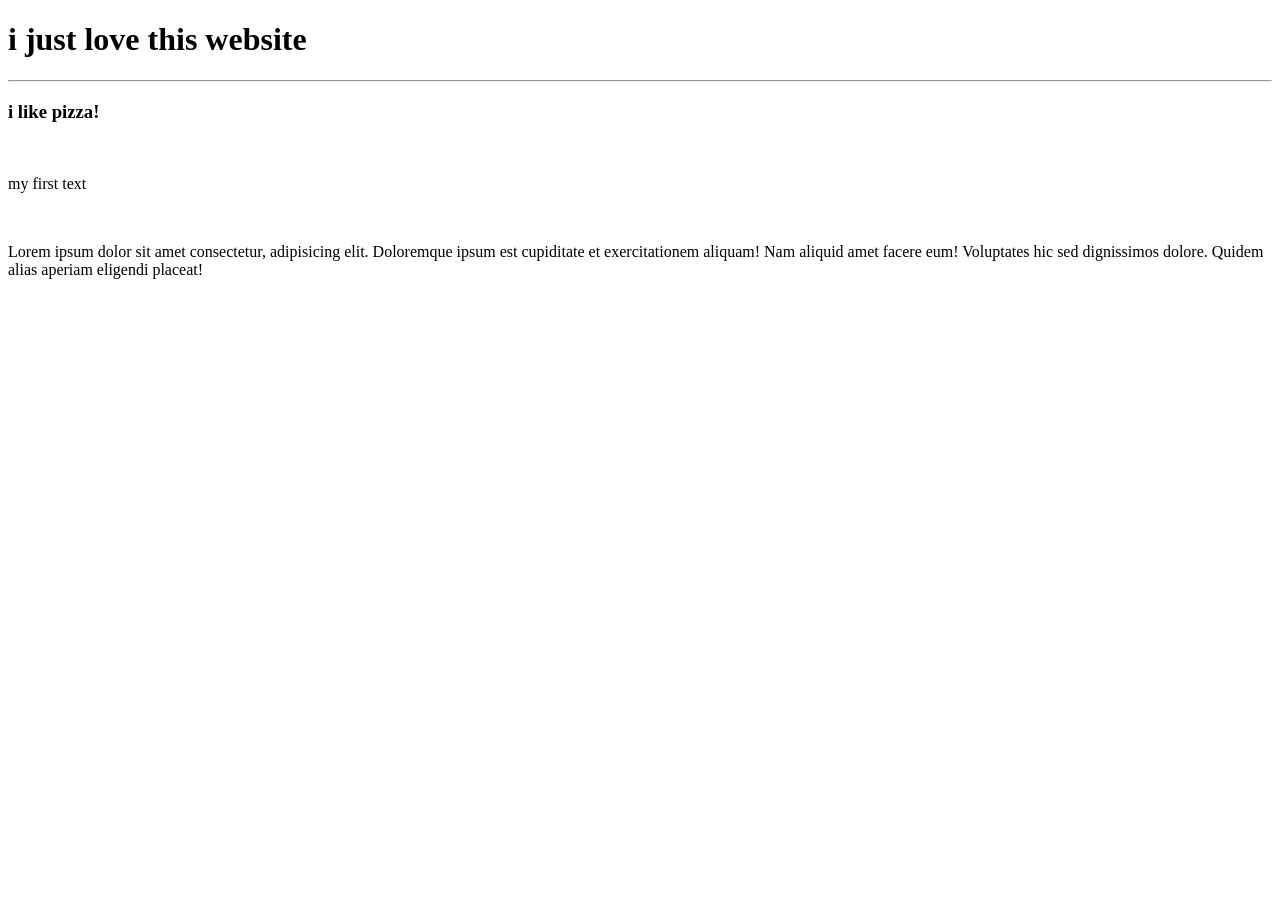
<file: index.html>
<!DOCTYPE html>

<html>

<head>
<title>my first website</title>
<h1>i just love this website</h1>
<hr>
    <body>
       <h3>i like pizza!</h3>
       <br>
       <p>my first text</p>
       <br>
       <p>Lorem ipsum dolor sit amet consectetur, adipisicing elit. Doloremque ipsum est cupiditate et exercitationem aliquam! Nam aliquid amet facere eum! Voluptates hic sed dignissimos dolore. Quidem alias aperiam eligendi placeat!</p>


    </body>
</head>

</html>
</file>
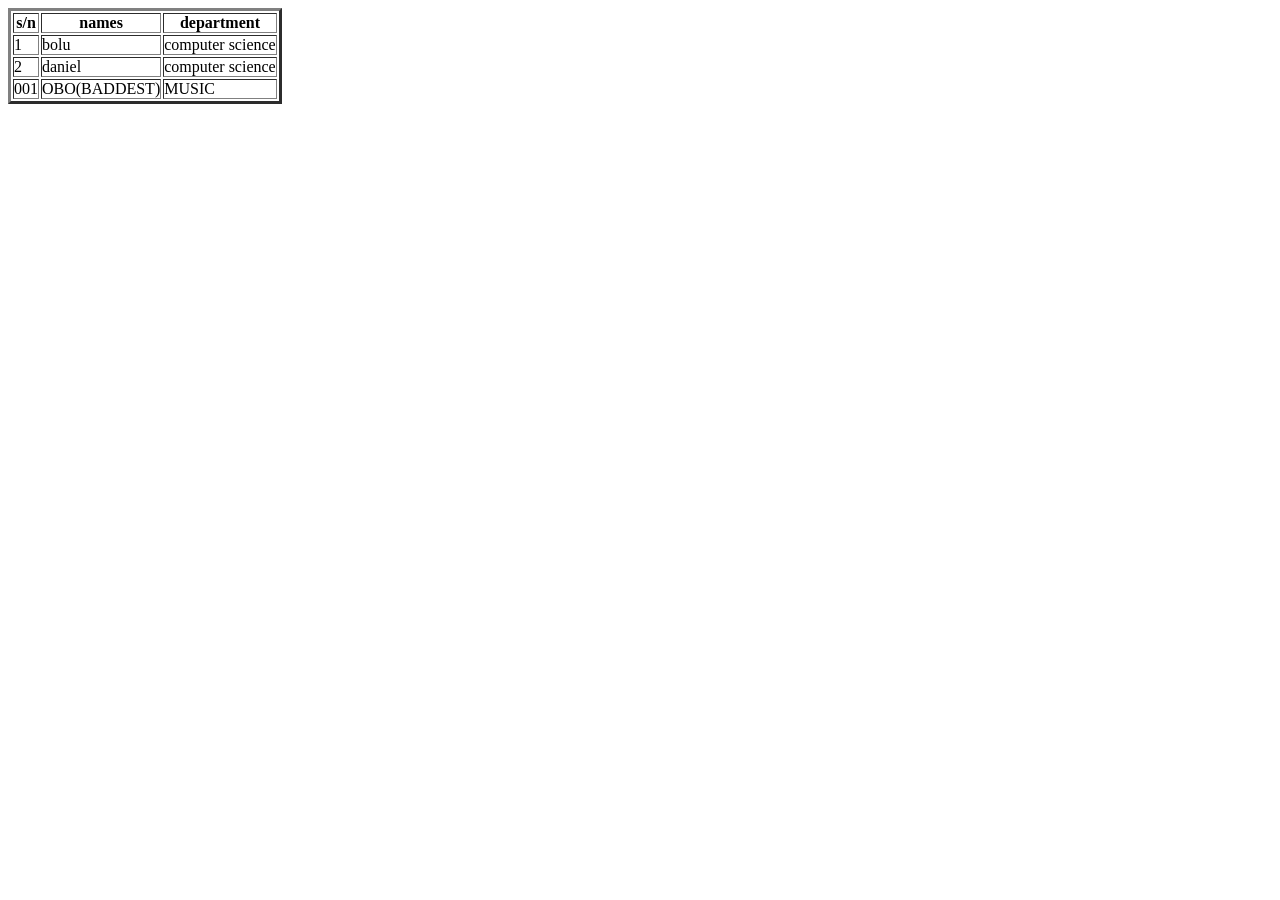
<file: assignment.htm>
<!DOCTYPE html>
<html lang="en">
<head>
    <meta charset="UTF-8">
    <meta name="viewport" content="width=device-width, initial-scale=1.0">
    <title>Document</title>
</head>
<body>
   <table border="3" cellpadding="0" cellspacing >
    <tr>
        <th> s/n</th>
         <th>names</th>
         <th>department</th>

    </tr>

  
         <td>1</td>
    <td>bolu</td>
    <td>computer science</td>
   <tr>
    <td>2</td>
    <td>daniel</td>
    <td>computer science</td>
   </tr>

   <tr>
    <td>001</td>
    <td>OBO(BADDEST)</td>
    <TD>MUSIC </TD>
   </tr>
   
    <t
   </table>
</body>
</html>
</file>
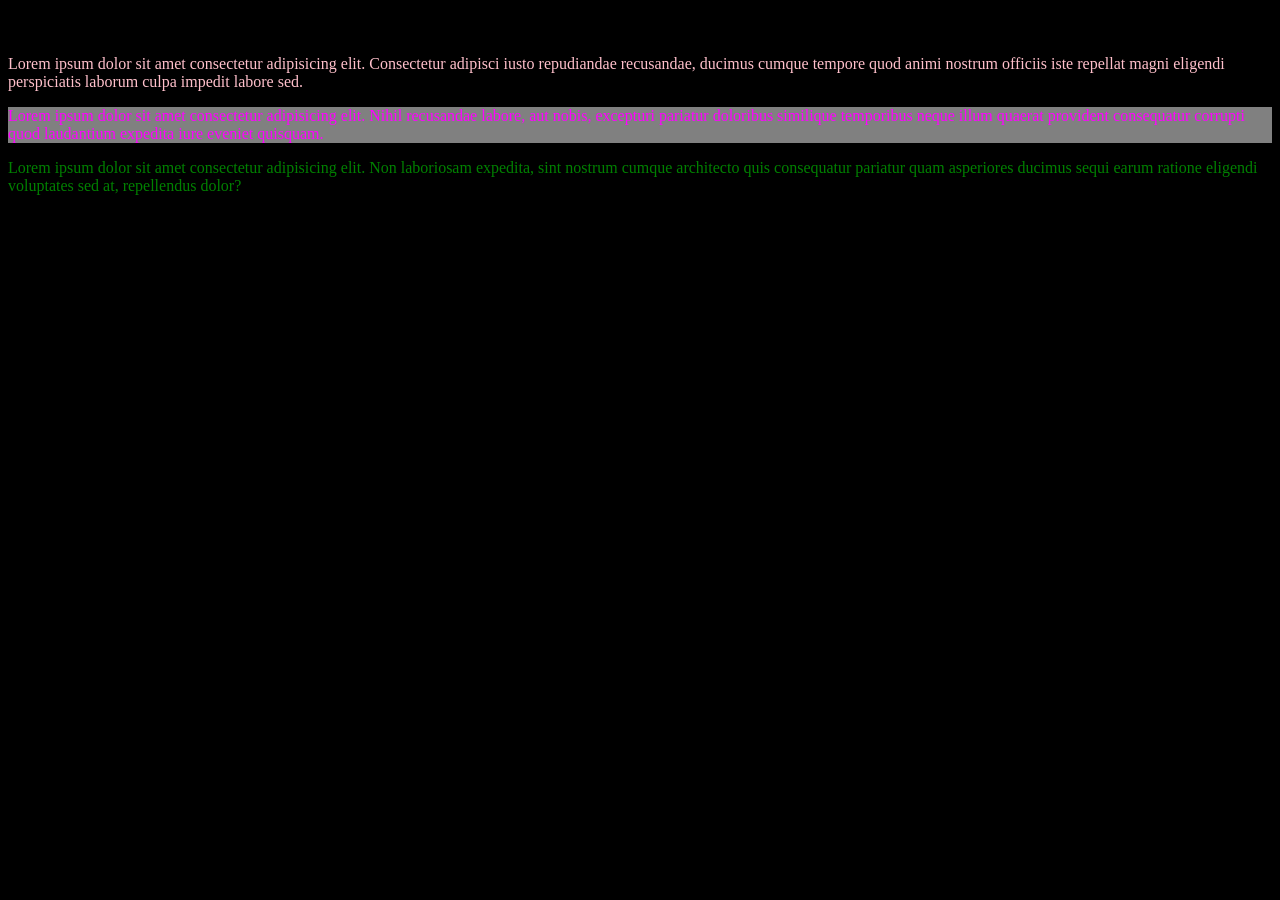
<file: index10.html>
<DOCTYPE html>
<html>
<head>
    <body style=background-color:black;>
        <h2> trying out css</h2>
        <p style="background-color:black; color:pink;"> Lorem ipsum dolor sit amet consectetur adipisicing elit. Consectetur adipisci iusto repudiandae recusandae, ducimus cumque tempore quod animi nostrum officiis iste repellat magni eligendi perspiciatis laborum culpa impedit labore sed.</p>
        <p style="background-color:grey; color:magenta";>Lorem ipsum dolor sit amet consectetur adipisicing elit. Nihil recusandae labore, aut nobis, excepturi pariatur doloribus similique temporibus neque illum quaerat provident consequatur corrupti quod laudantium expedita iure eveniet quisquam.</p>
        <p style="background-color:black;color:green;">Lorem ipsum dolor sit amet consectetur adipisicing elit. Non laboriosam expedita, sint nostrum cumque architecto quis consequatur pariatur quam asperiores ducimus sequi earum ratione eligendi voluptates sed at, repellendus dolor?</p>
    </body>
</head>
</html>
</file>
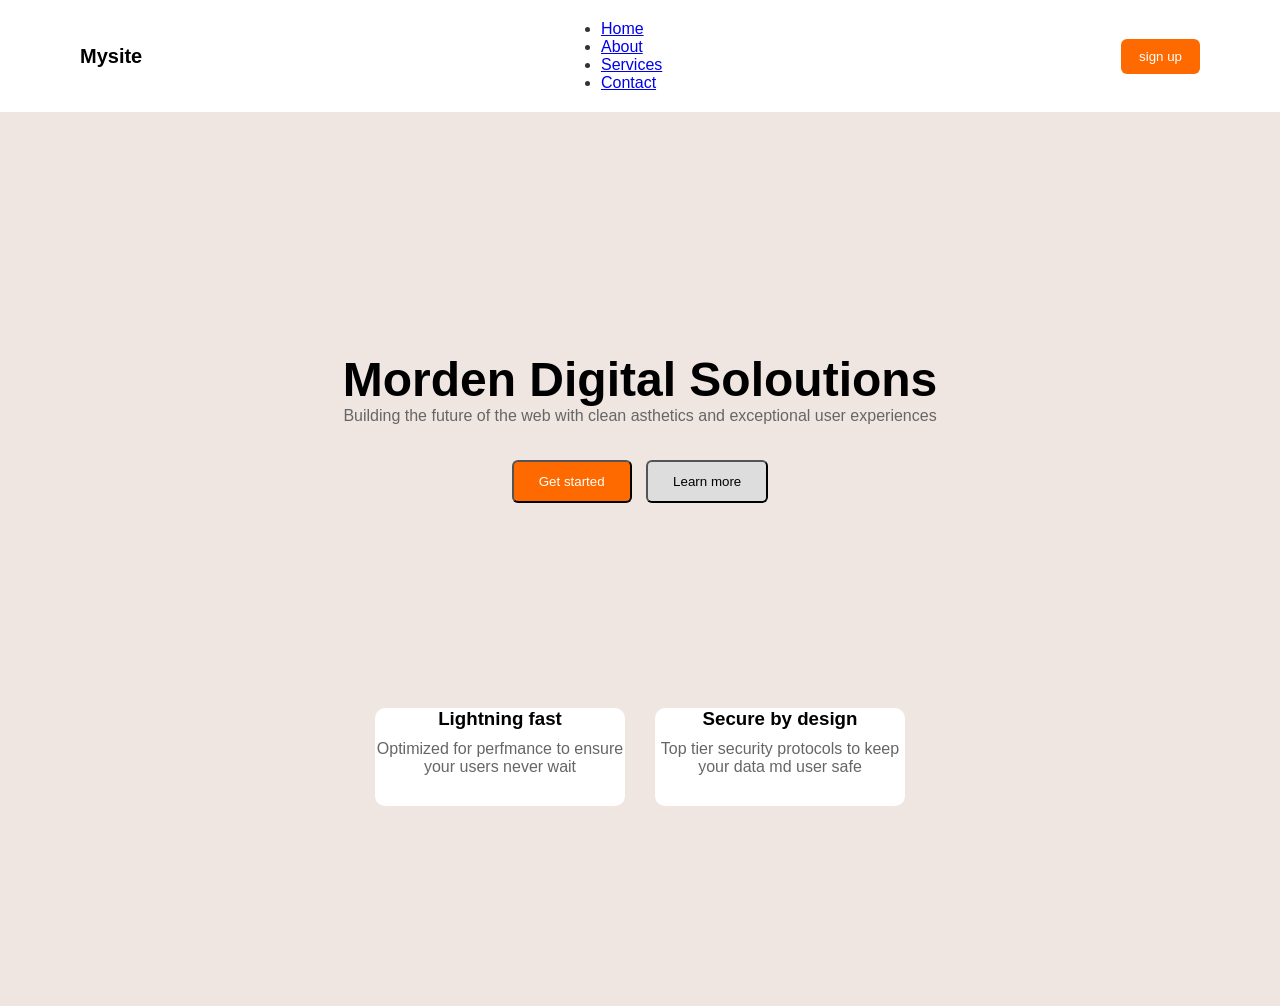
<file: index11.html>
<DOCTYPE html>
<HTML>
    <head>
        <title>my site</title>
        <link rel="stylesheet" href="style3.css">
            <body>
                <!--Navbar-->
                <header>
                    <nav class="navbar">
                        <div class="logo">Mysite</div>
                        <ul class="nav-links">
                            <li><a href="#">Home</a></li>
                            <li><a href ="#">About</a></li>
                            <li><a href="#">Services</a></li>
                            <li><a href="#">Contact</a></li>
                        </ul>
                        <button class="signup">sign up</button>
                    </nav>
                </header>
                <!--Hero Section-->
                <section class="Hero">
                    <section class="hero">
                        <h1>Morden Digital Soloutions</h1>
                        <p>
                            Building the future of the web with clean asthetics and exceptional user experiences
                        </p>
                        <div class="buttons">
                            <button class="primary">Get started</button>
                            <button class="secondary">Learn more</button>
                        </div>
                </section>
                <!--features-->
                <Section class="features">
                    <div class="card">
                        <h3>Lightning fast</h3>
                        <p>
                            Optimized for perfmance  to ensure your users never wait
                        </p>
                    </div>
                <div class="card">
                <h3>Secure by design</h3>
                <p>
                    Top tier security protocols to keep your data md user safe
                </p>
                </div>
                </Section>

            </body>

    </head>
</HTML>
</file>
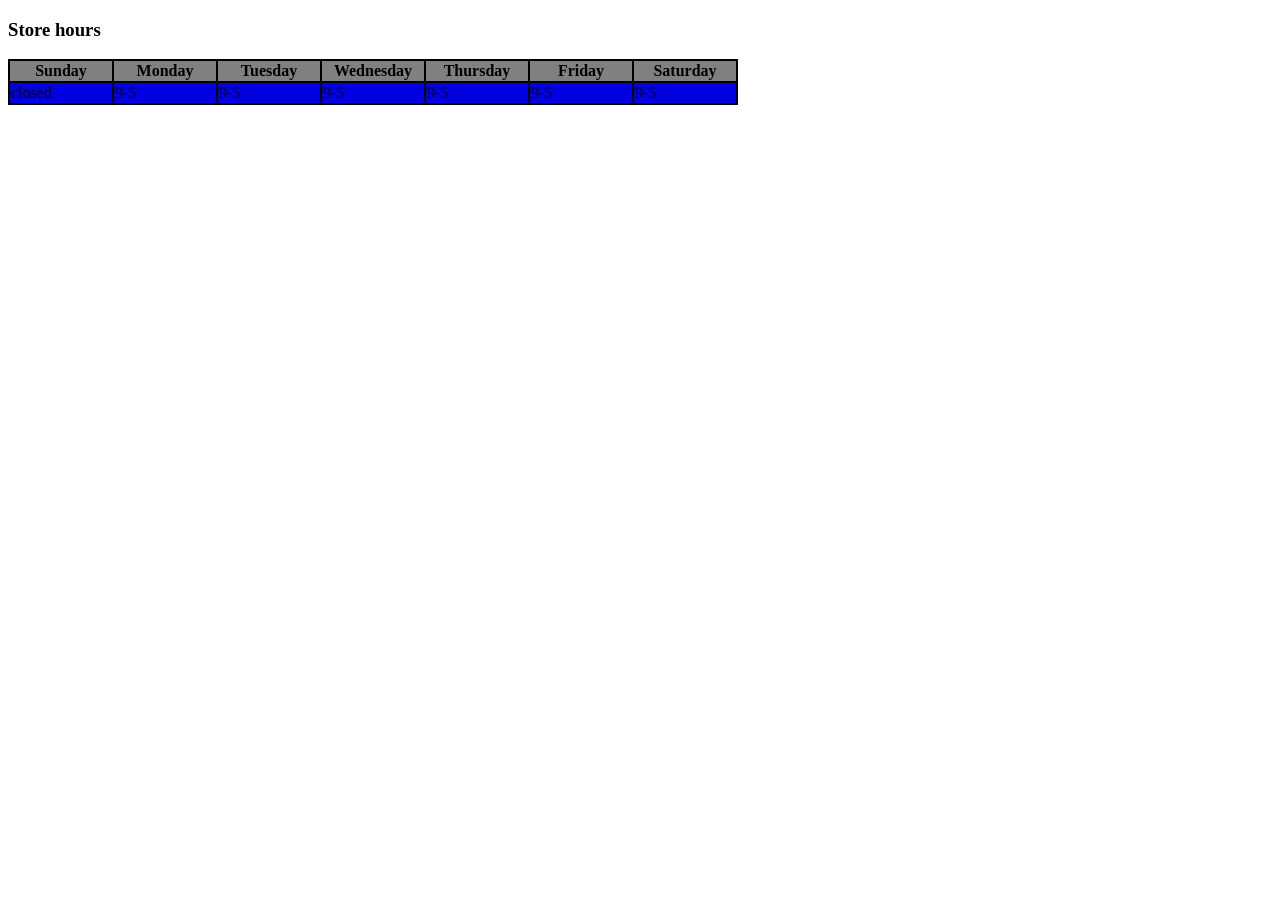
<file: index12.html>
<!DOCTYPE html>
<html lang="en">
<head>
    <meta charset="UTF-8">
    <meta name="viewport" content="width=device-width, initial-scale=1.0">
    <title>my first table</title>
    <h3> Store hours</h3>
    <table bgcolor="black">
    <tr width="700" bgcolor="grey">
        <th Width="100">Sunday</th>
    <th Width="100"> Monday </th>
    <th Width="100">Tuesday</th>
    <th Width="100">Wednesday</th>
    <th Width="100">Thursday</th>
    <th Width="100">Friday</th>
    <th Width="100" >Saturday</th>
</tr>
<tr bgcolor="light grey">
    <td>closed</td>
    <td>9-5</td>
    <td>9-5</td>
    <td>9-5</td>
    <td>9-5</td>
    <td>9-5</td>
    <td>9-5</td>
</tr>
    </table>
</head>
<body>
    
</body>
</html>
</file>
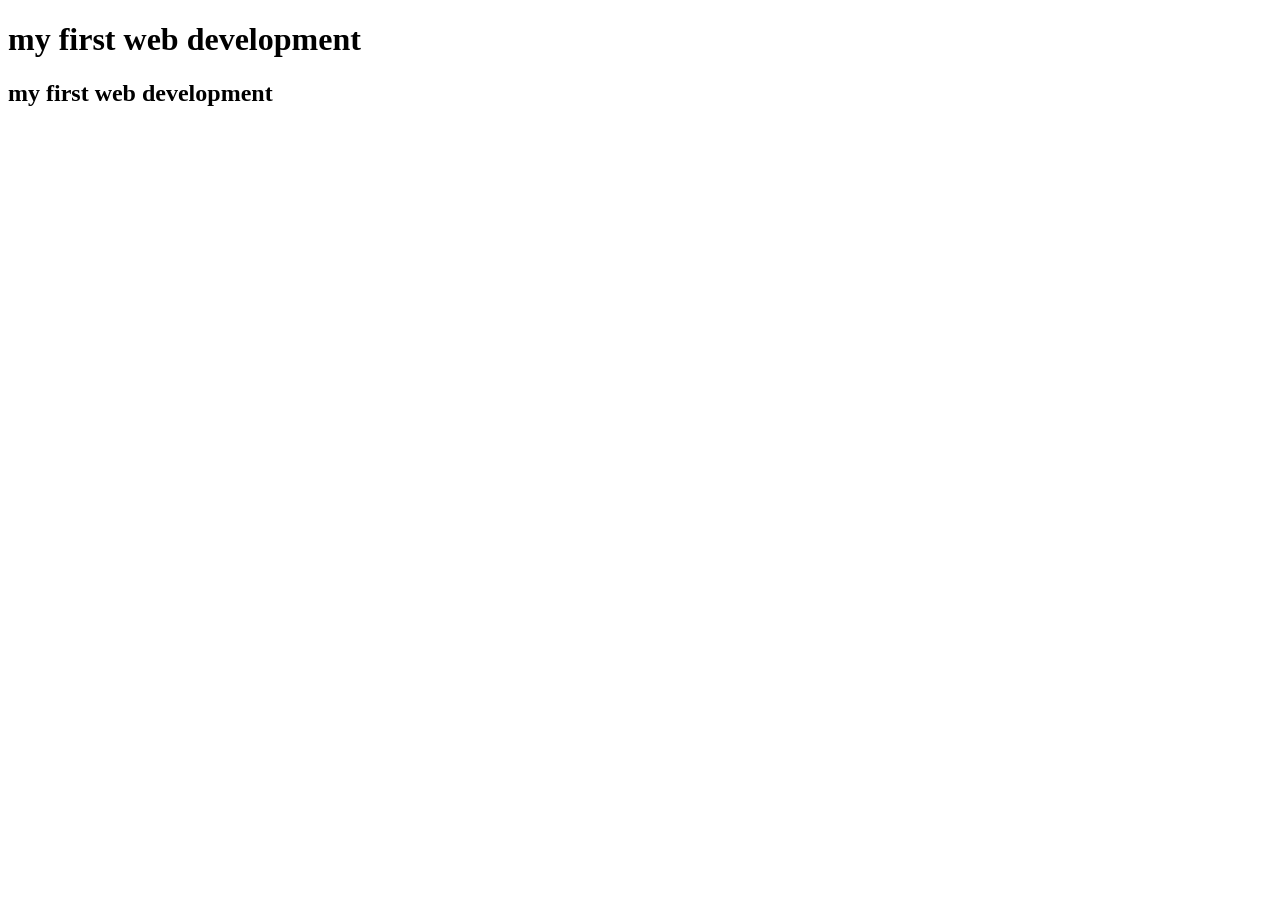
<file: index3.html>
<!DOCTYPE html>
<html>
    <title>this is basically the second time</title>  
    <head>
        <body>
            <h1>my first web development</h1>
            <h2>my first web development</h2>
        </body>
    </head>
</html>
</file>
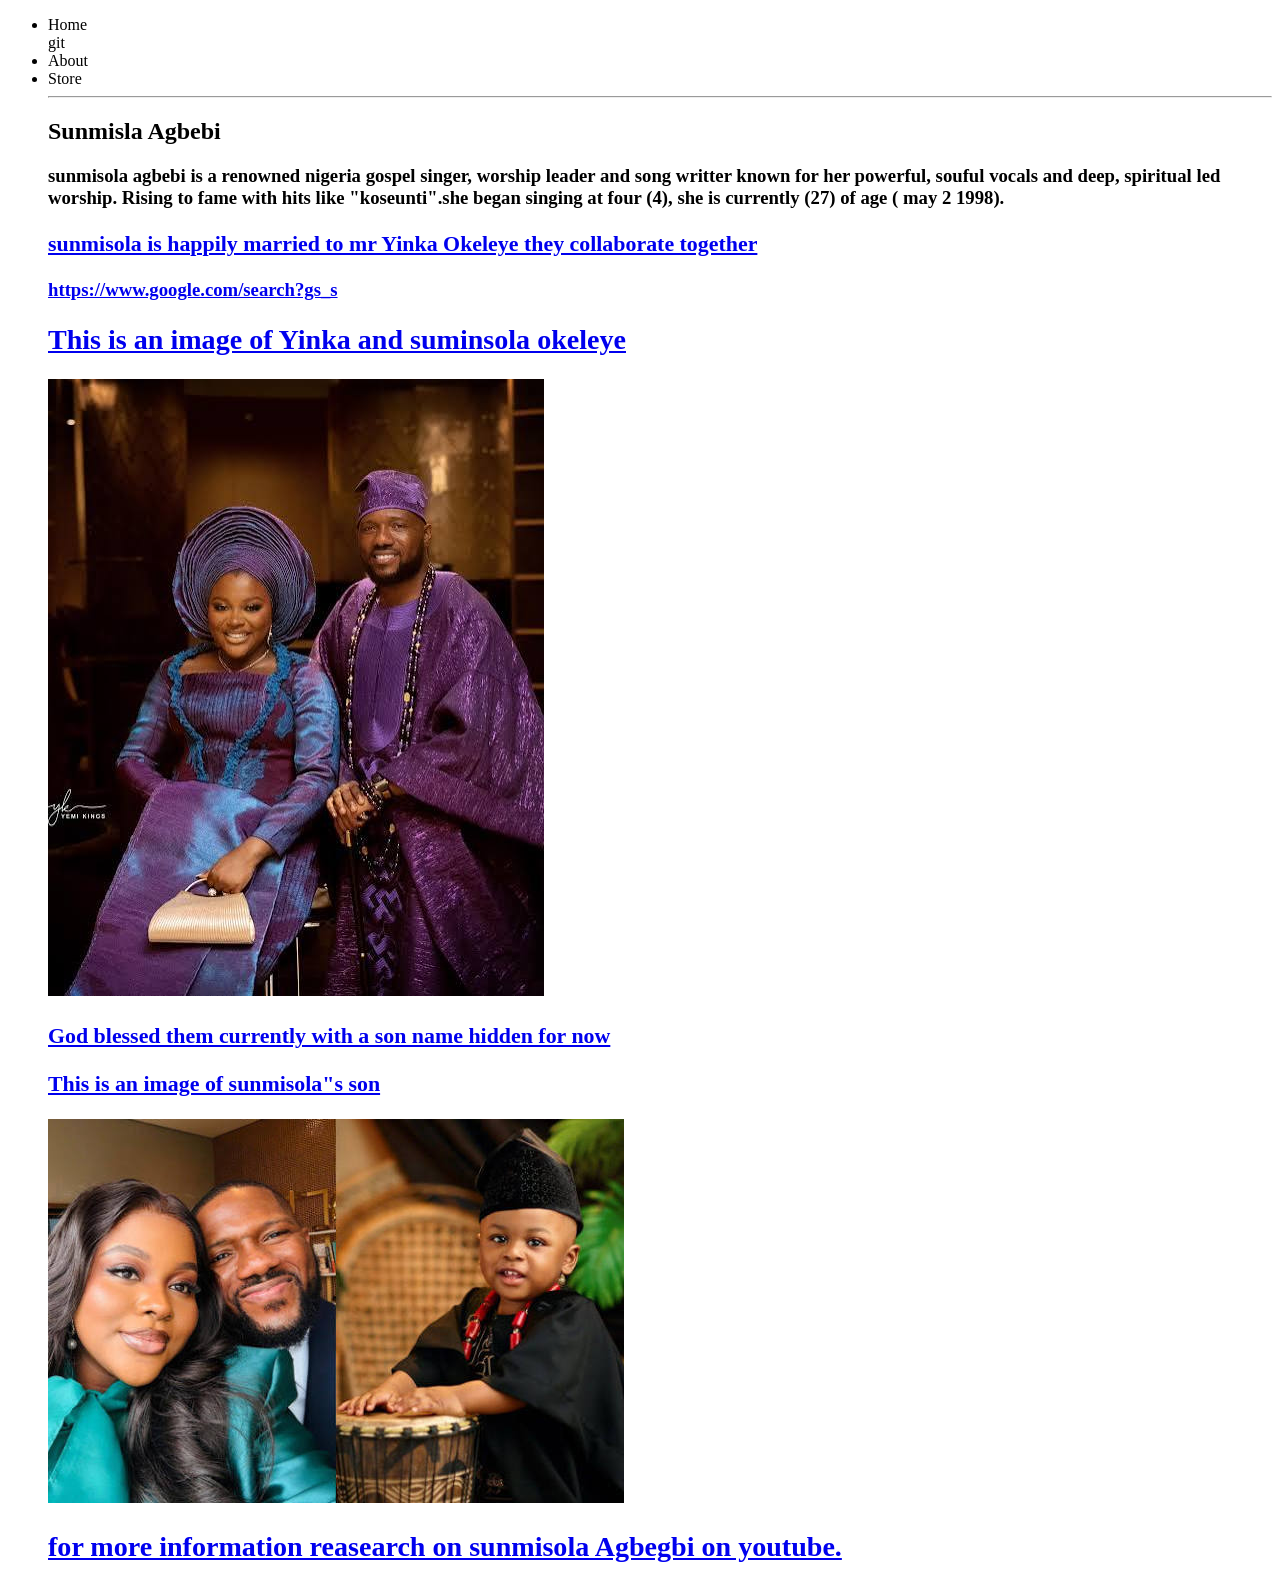
<file: index4.html>
<!Doctype html>
<html>
    <head>
        <title>this is about best gospel singer</title>
        <body>
            <header>
                <ul>
                    <nav>
                        <li>Home</li>
               git         <li>About</li>
                        <li>Store</li>
                        <hr>
                        <h1>Sunmisla Agbebi</h1>
                        <p><h3>sunmisola agbebi is a renowned nigeria gospel singer, worship leader and song writter known for her  powerful, souful vocals and deep, spiritual led worship. Rising to fame with hits like "koseunti".she began singing at four (4), she is currently (27) of age ( may 2 1998). </h></p>
                   <section>
                    <a href="
                    <img src="images/sunmi 1.jpeg" height="" alt="this is an image of sunmisola" title="she is annointed">
                    <h3>sunmisola is happily married  to mr Yinka Okeleye they collaborate together</h3>
                    <section>https://www.google.com/search?gs_s
                      <h2>This is an image of Yinka and suminsola okeleye</h2>
                      <img src="images/sunmi 2.jpeg"  
                    </section>
                    <h3>God blessed them currently with a son name hidden for now</h3> 
                    <section>
                        <h3>This is an image of sunmisola"s son</h3>
                        <img src="images/sunmi 3.jpeg"
                    </section>
                    <h2>for more information reasearch on sunmisola Agbegbi on youtube.</h2>
                    </nav>
                </ul>
            </header>
        </body>
    </head>
</html>
</file>
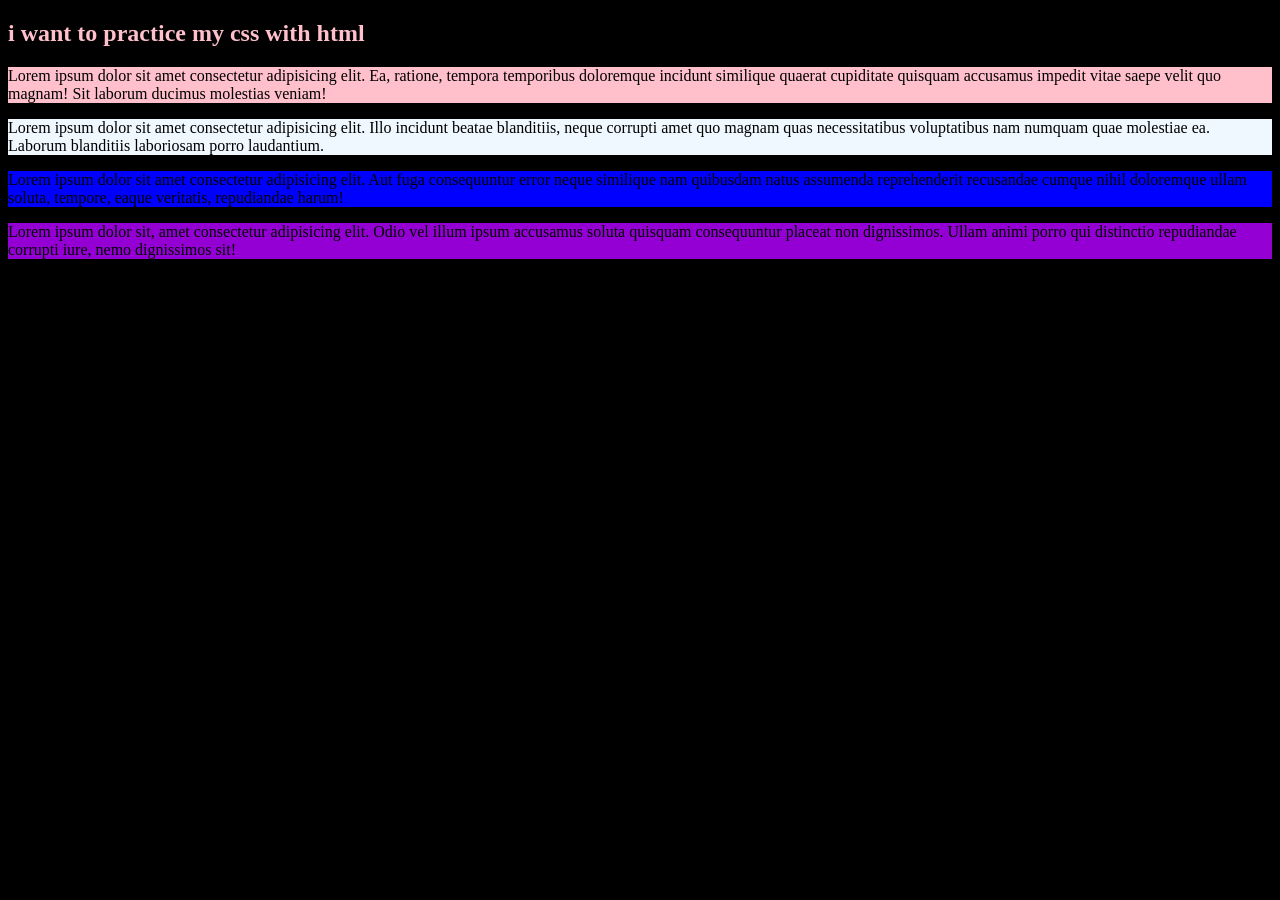
<file: index6.html>
<!DOCTYPE html>
<html>
    <head>
        <title>just practicing html</title>
        <link rel="stylesheet" href="style.css">
<body>
     <h2>i want to practice my css with html</h2>
        <p id="p1">Lorem ipsum dolor sit amet consectetur adipisicing elit. Ea, ratione, tempora temporibus doloremque incidunt similique quaerat cupiditate quisquam accusamus impedit vitae saepe velit quo magnam! Sit laborum ducimus molestias veniam!</p>
        <p id="p2">Lorem ipsum dolor sit amet consectetur adipisicing elit. Illo incidunt beatae blanditiis, neque corrupti amet quo magnam quas necessitatibus voluptatibus nam numquam quae molestiae ea. Laborum blanditiis laboriosam porro laudantium.</p>
        <p id="p3">Lorem ipsum dolor sit amet consectetur adipisicing elit. Aut fuga consequuntur error neque similique nam quibusdam natus assumenda reprehenderit recusandae cumque nihil doloremque ullam soluta, tempore, eaque veritatis, repudiandae harum!</p>
        <p id="p4">Lorem ipsum dolor sit, amet consectetur adipisicing elit. Odio vel illum ipsum accusamus soluta quisquam consequuntur placeat non dignissimos. Ullam animi porro qui distinctio repudiandae corrupti iure, nemo dignissimos sit!</p>
    </head>
</html>
</file>
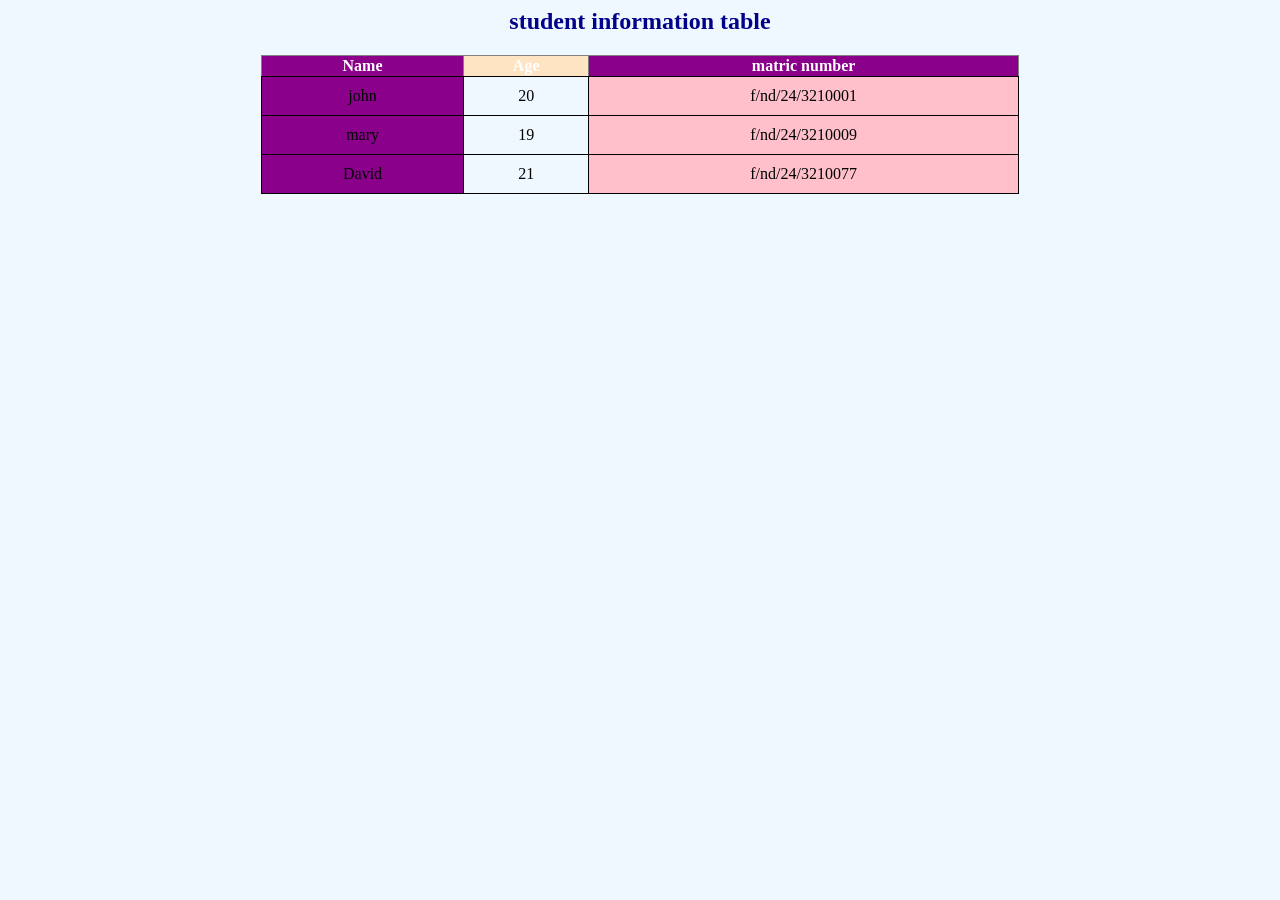
<file: index7.html>
<DOCTYPE html!>
<html>
    <head>
       <title>Student table</title>
       <link rel="stylesheet" href="style1.css">
       <body>
        <h2>student information table</h2>
        <table border="1">
            <tr>
                <th>Name</th>
                <th>Age</th>
                <th>matric number</th>
            </tr>

            <tr>
                <td id="odd">john</td>
                <td id="even">20</td>
                <td id="prime">f/nd/24/3210001</td>
            </tr>

            <tr>
                <td id="odd">mary</td>
                <td id="even">19</td>
                <td id="prime">f/nd/24/3210009</td>
            </tr>
            <tr>
                <td id="odd">David</td>
                <td id="even">21</td>
                <td id="prime">f/nd/24/3210077</td>
            </tr>

            
        </table>
       </body>
    </head>
</html>
</file>
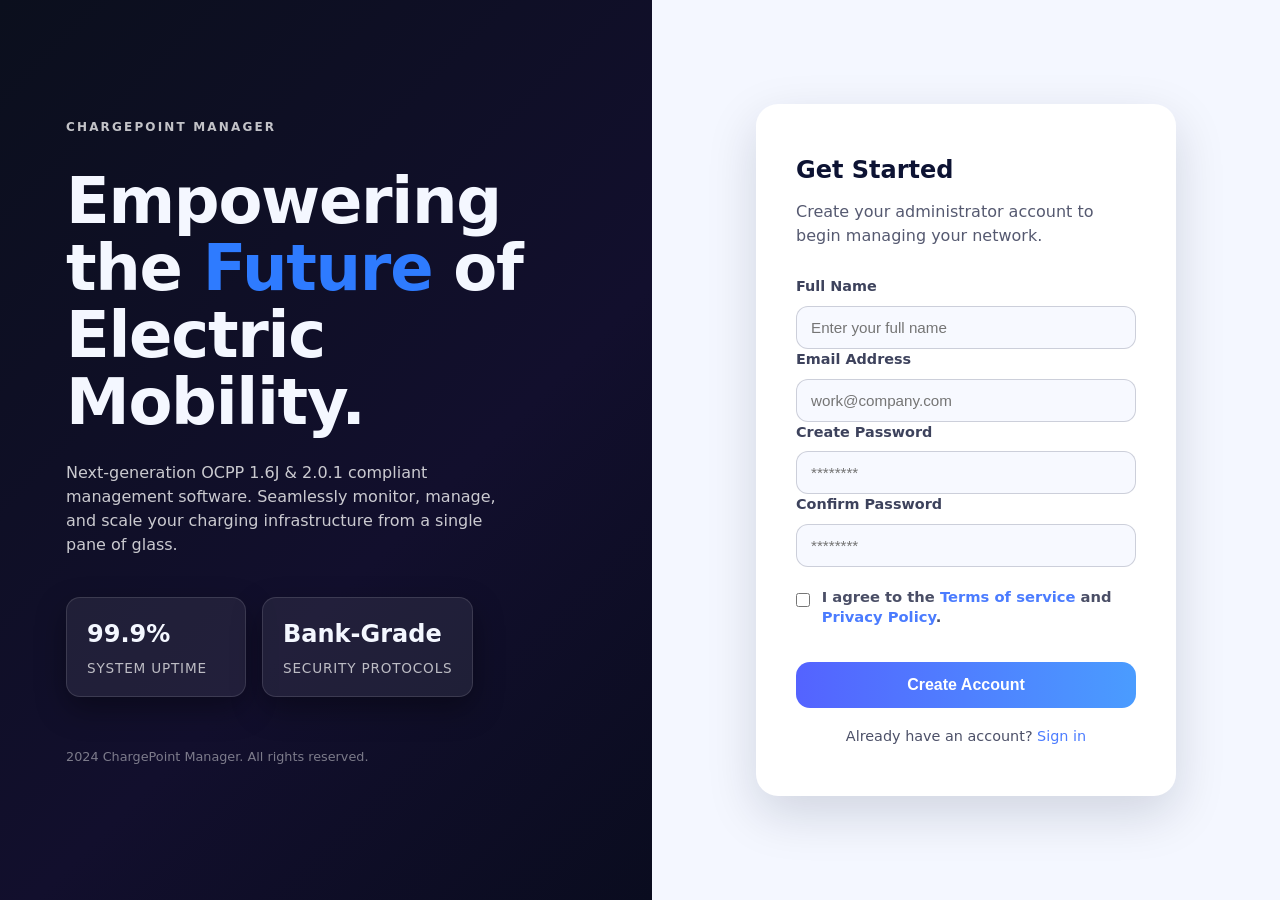
<file: index9.html>
<!DOCTYPE html>
<html lang="en">
  <head>
    <meta charset="UTF-8" />
    <meta name="viewport" content="width=device-width, initial-scale=1.0" />
    <title>ChargePoint Manager</title>
    <link rel="stylesheet" href="style_new.css" />
  </head>
  <body>
    <div class="container">
      <section class="left-section">
        <div class="left-content">
          <div class="brand">
            <span class="brand__badge">CHARGEPOINT MANAGER</span>
          </div>
          <h2   ` class="headline">
            Empowering the <span class="highlight">Future</span> of Electric
            Mobility.
          </h2>
          <p class="subhead">
            Next-generation OCPP 1.6J &amp; 2.0.1 compliant management software.
            Seamlessly monitor, manage, and scale your charging infrastructure
            from a single pane of glass.
          </p>

          <div class="features">
            <div class="feature-card">
              <h3>99.9%</h3>
              <p>System Uptime</p>
            </div>
            <div class="feature-card">
              <h3>Bank‑Grade</h3>
              <p>Security Protocols</p>
            </div>
          </div>

          <footer class="footer">
            <p>2024 ChargePoint Manager. All rights reserved.</p>
          </footer>
        </div>
      </section>

      <section class="right-section">
        <div class="form-card">
          <h2>Get Started</h2>
          <p class="form-subhead">
            Create your administrator account to begin managing your network.
          </p>

          <form>
            <label for="name">Full Name</label>
            <input id="name" name="name" type="text" placeholder="Enter your full name" required />

            <label for="email">Email Address</label>
            <input id="email" name="email" type="email" placeholder="work@company.com" required />

            <label for="password">Create Password</label>
            <input id="password" name="password" type="password" placeholder="********" required />

            <label for="confirm">Confirm Password</label>
            <input id="confirm" name="confirm" type="password" placeholder="********" required />

            <div class="checkbox-row">
              <input id="agree" type="checkbox" required />
              <label for="agree" class="checkbox-label">
                I agree to the <a href="#">Terms of service</a> and
                <a href="#">Privacy Policy</a>.
              </label>
            </div>

            <button type="submit" class="primary-btn">Create Account</button>

            <p class="signin">
              Already have an account?
              <a href="#">Sign in</a>
            </p>
          </form>
        </div>
      </section>
    </div>
  </body>
</html>
</file>
<file: style3.css>
*{
    margin:0;
    padding:0;
    box-sizing:border-box;
    font-family:Arial, Helvetica, sans-serif;
}
body{
    background:#f5f5f5;
}
/* NAVBAR*/
.navbar{
    display:flex;
    justify-content: space-between;
    align-items:center;
    padding:20px 80px;
    background:white
}
.logo{
    font-weight:bold;
    font-size:20px;
}
.nav-links{
    text-decoration:none;
    color:#333;
}
.signup{
    background:#ff6a00;
    color:white;
    border:none;
    padding:10px 18px;
    border-radius:6px;
    cursor:pointer;
}
.hero{
    text-align:center;
    padding:120px 20px;
    background:#efe6e1;
}
.hero h1{
   font-size:48px;
   mzrgin-bottom:15px; 
}
.hero p{
    color:#666;
    max-width:600px;
    margin:auto;
    margin-bottom:30px;
}
.buttons button{
    padding:12px 25px;
    border-radius:6px;
margin:5px;
cursor:pointer;
}
.primary{
    background: #ff6a00;
    color:white;
}

.Secondary{
    background: #ddd;

}
.features{
    display:flex;
    justify-content: center;
    gap:30px;
    padding:80px 40px;
}
.card{
    background:white;
    padding:white;
    border-radius: 10px;
    width:250px;
    box-shadow:0 5px 10px rgba(o,o,o,1);
    text-align:center;

}
.card h3{
    margin-bottom:10px;
}
</file>
<file: style.css>
body{
    background-color:black
}
title{
    color:white;
}
h2{
    color:pink;
}
#p1{

   background-color:pink;
   color:black; 
}
#p2{
    background-color:aliceblue;
    color:black;
}
#p3{
    
    background-color:blue;
    color:black;
}
#p4{
    background-color:darkviolet;
    color:black;
}
</file>
<file: style1.css>
body{
    background-color: aliceblue;
}
title{
    background-color: black;
    color:pink;
}
#prime{
    background-color: pink;
    color:black;
}
#even{
    background-color: aliceblue;
    color:black;
}
#odd{
    background-color: darkmagenta;
    color:black;
}
table{
    width:60%;
    margin: auto;
    border-collapse: collapse;


}
h2{
    text-align: center;
    color: darkblue;
}
td{
    padding: 10px;
    text-align: center;
    border: 1px solid black;
}
th{
    background-color: darkmagenta;
    color: white;
    padding: px;
}
tr :nth-child(even){
    background-color:bisque;
}
</file>
<file: style_new.css>
/* Global resets */
* {
  box-sizing: border-box;
  margin: 0;
  padding: 0;
}

html,
body {
  height: 100%;
}

body {
  font-family: "Inter", system-ui, -apple-system, BlinkMacSystemFont, "Segoe UI", sans-serif;
  background: #0b0f1d;
  color: #f4f7ff;
  line-height: 1.5;
}

a {
  color: #4b7cff;
  text-decoration: none;
}

a:hover {
  text-decoration: underline;
}

.container {
  display: flex;
  min-height: 100vh;
}

/* Left (marketing) side */
.left-section {
  flex: 1;
  display: flex;
  align-items: center;
  justify-content: center;
  padding: 60px 60px 80px;
  background: linear-gradient(135deg, #0b0f1d 0%, #120f2d 60%, #0a0c1f 100%);
  position: relative;
}

.left-content {
  max-width: 520px;
}

.brand__badge {
  display: inline-block;
  font-size: 0.75rem;
  letter-spacing: 0.18em;
  font-weight: 700;
  text-transform: uppercase;
  color: rgba(255, 255, 255, 0.75);
  margin-bottom: 32px;
}

.headline {
  font-size: clamp(2.4rem, 3vw + 1.6rem, 4rem);
  line-height: 1.05;
  margin-bottom: 24px;
  letter-spacing: -0.02em;
}

.highlight {
  color: #2e7bff;
}

.subhead {
  color: rgba(255, 255, 255, 0.78);
  max-width: 460px;
  margin-bottom: 40px;
  font-size: 1rem;
}

.features {
  display: flex;
  gap: 16px;
  flex-wrap: wrap;
  margin-bottom: 40px;
}

.feature-card {
  background: rgba(255, 255, 255, 0.07);
  border: 1px solid rgba(255, 255, 255, 0.12);
  border-radius: 14px;
  padding: 18px 20px;
  min-width: 180px;
  box-shadow: 0 12px 30px rgba(0, 0, 0, 0.35);
}

.feature-card h3 {
  font-size: 1.5rem;
  margin-bottom: 6px;
}

.feature-card p {
  font-size: 0.85rem;
  color: rgba(255, 255, 255, 0.7);
  text-transform: uppercase;
  letter-spacing: 0.06em;
}

.footer {
  margin-top: 50px;
  font-size: 0.8rem;
  color: rgba(255, 255, 255, 0.45);
}

/* Right (form) side */
.right-section {
  flex: 1;
  display: flex;
  align-items: center;
  justify-content: center;
  padding: 60px 48px;
  background: #f4f7ff;
  color: #0d1333;
}

.form-card {
  width: 100%;
  max-width: 420px;
  background: #ffffff;
  padding: 48px 40px;
  border-radius: 22px;
  box-shadow: 0 18px 50px rgba(10, 17, 46, 0.15);
}

.form-card h2 {
  margin-bottom: 12px;
}

.form-subhead {
  margin-bottom: 28px;
  color: rgba(13, 19, 51, 0.7);
}

label {
  display: block;
  margin-bottom: 8px;
  font-weight: 600;
  font-size: 0.9rem;
  color: rgba(13, 19, 51, 0.8);
}

input[type="text"],
input[type="email"],
input[type="password"] {
  width: 100%;
  padding: 12px 14px;
  border-radius: 12px;
  border: 1px solid rgba(13, 19, 51, 0.18);
  background: rgba(246, 249, 255, 0.86);
  color: #0d1333;
  font-size: 0.95rem;
  outline: none;
  transition: border-color 0.15s ease, box-shadow 0.15s ease;
}

input:focus {
  border-color: rgba(78, 125, 255, 0.8);
  box-shadow: 0 0 0 4px rgba(46, 123, 255, 0.16);
}

.checkbox-row {
  display: flex;
  align-items: flex-start;
  gap: 12px;
  margin: 20px 0 26px;
}

.checkbox-row input[type="checkbox"] {
  width: 18px;
  height: 18px;
  accent-color: #4b7cff;
  margin-top: 4px;
}

.checkbox-label {
  font-size: 0.92rem;
  color: rgba(13, 19, 51, 0.75);
  line-height: 1.4;
}

.primary-btn {
  width: 100%;
  display: inline-flex;
  align-items: center;
  justify-content: center;
  padding: 14px 16px;
  border-radius: 14px;
  border: none;
  background: linear-gradient(90deg, #5463ff 0%, #4a9cff 100%);
  color: #fff;
  font-weight: 700;
  font-size: 1rem;
  cursor: pointer;
  transition: transform 0.12s ease, box-shadow 0.12s ease;
}

.primary-btn:hover {
  transform: translateY(-1px);
  box-shadow: 0 14px 30px rgba(84, 99, 255, 0.25);
}

.primary-btn:active {
  transform: translateY(0);
}

.signin {
  margin-top: 18px;
  text-align: center;
  font-size: 0.9rem;
  color: rgba(13, 19, 51, 0.74);
}

@media (max-width: 960px) {
  .container {
    flex-direction: column;
  }

  .left-section {
    padding: 42px 28px 60px;
  }

  .right-section {
    padding: 42px 28px 60px;
  }

  .form-card {
    padding: 34px 28px;
  }
}
</file>
